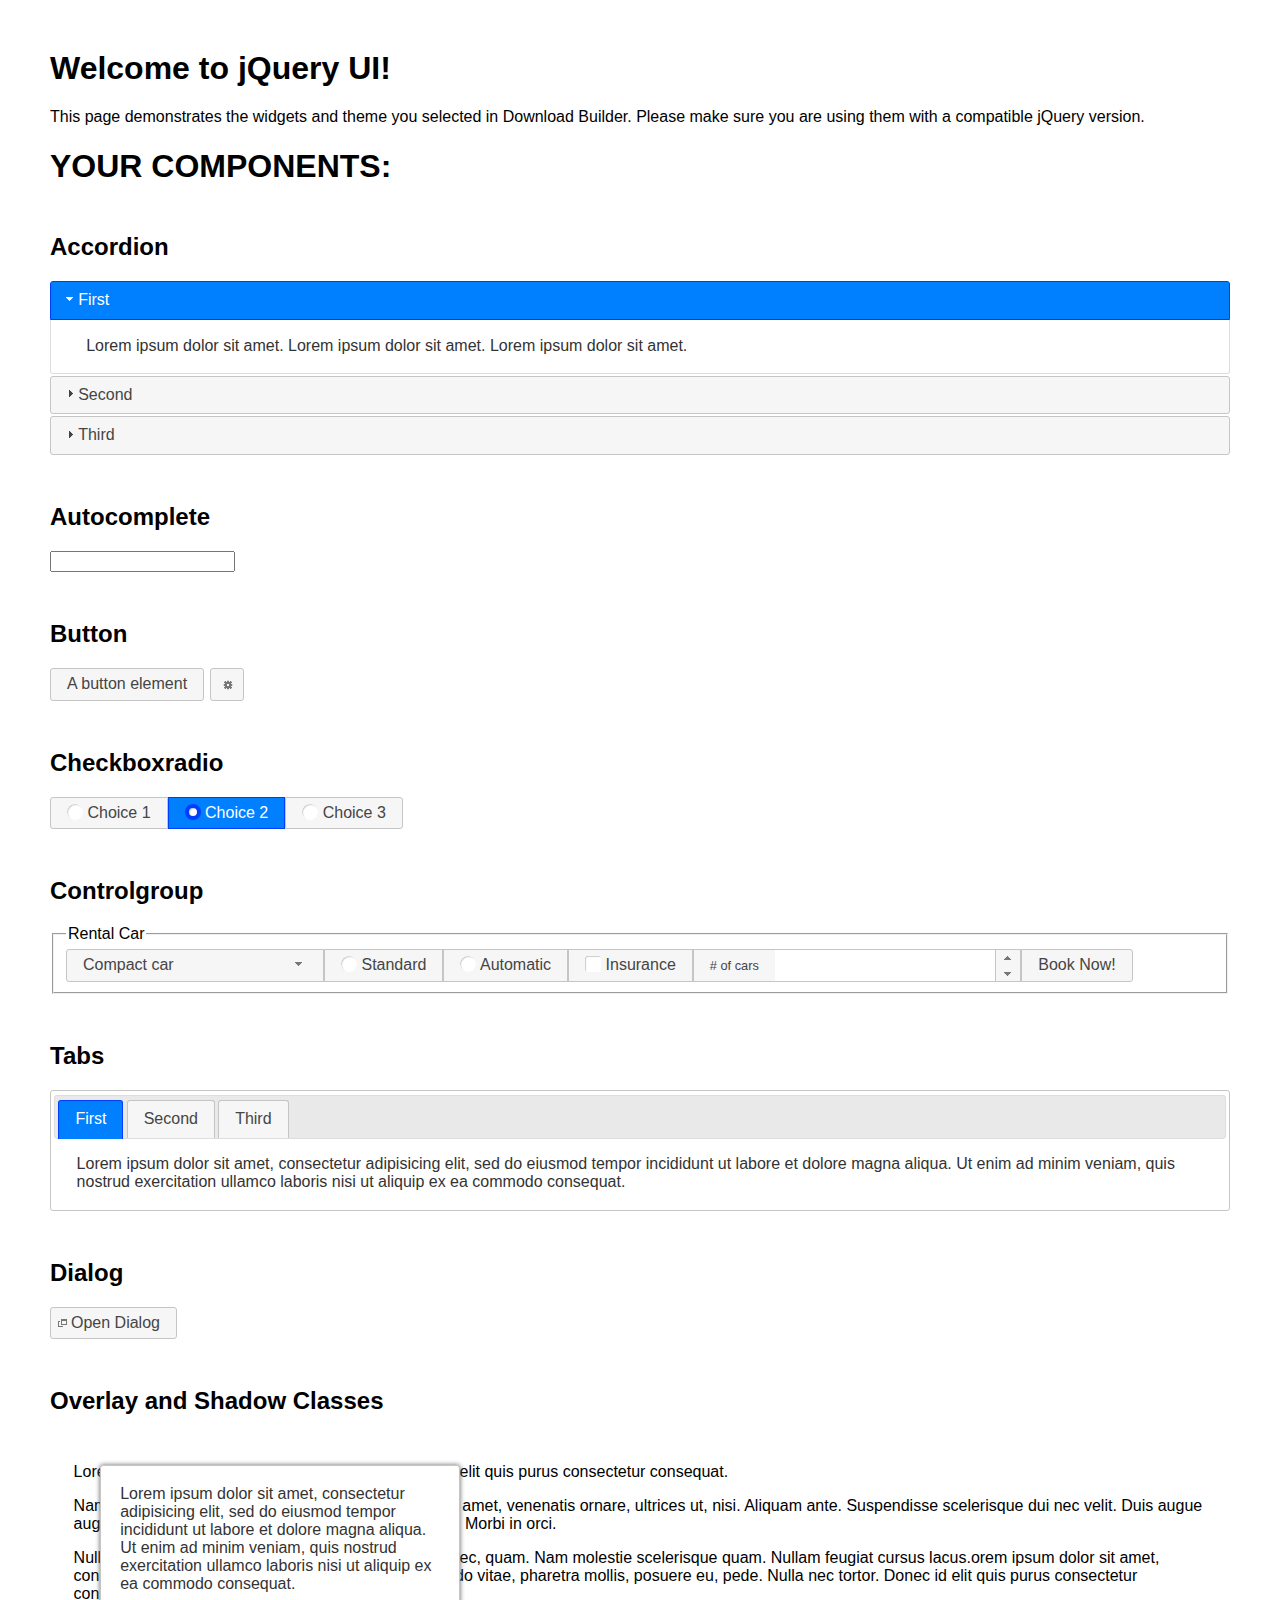
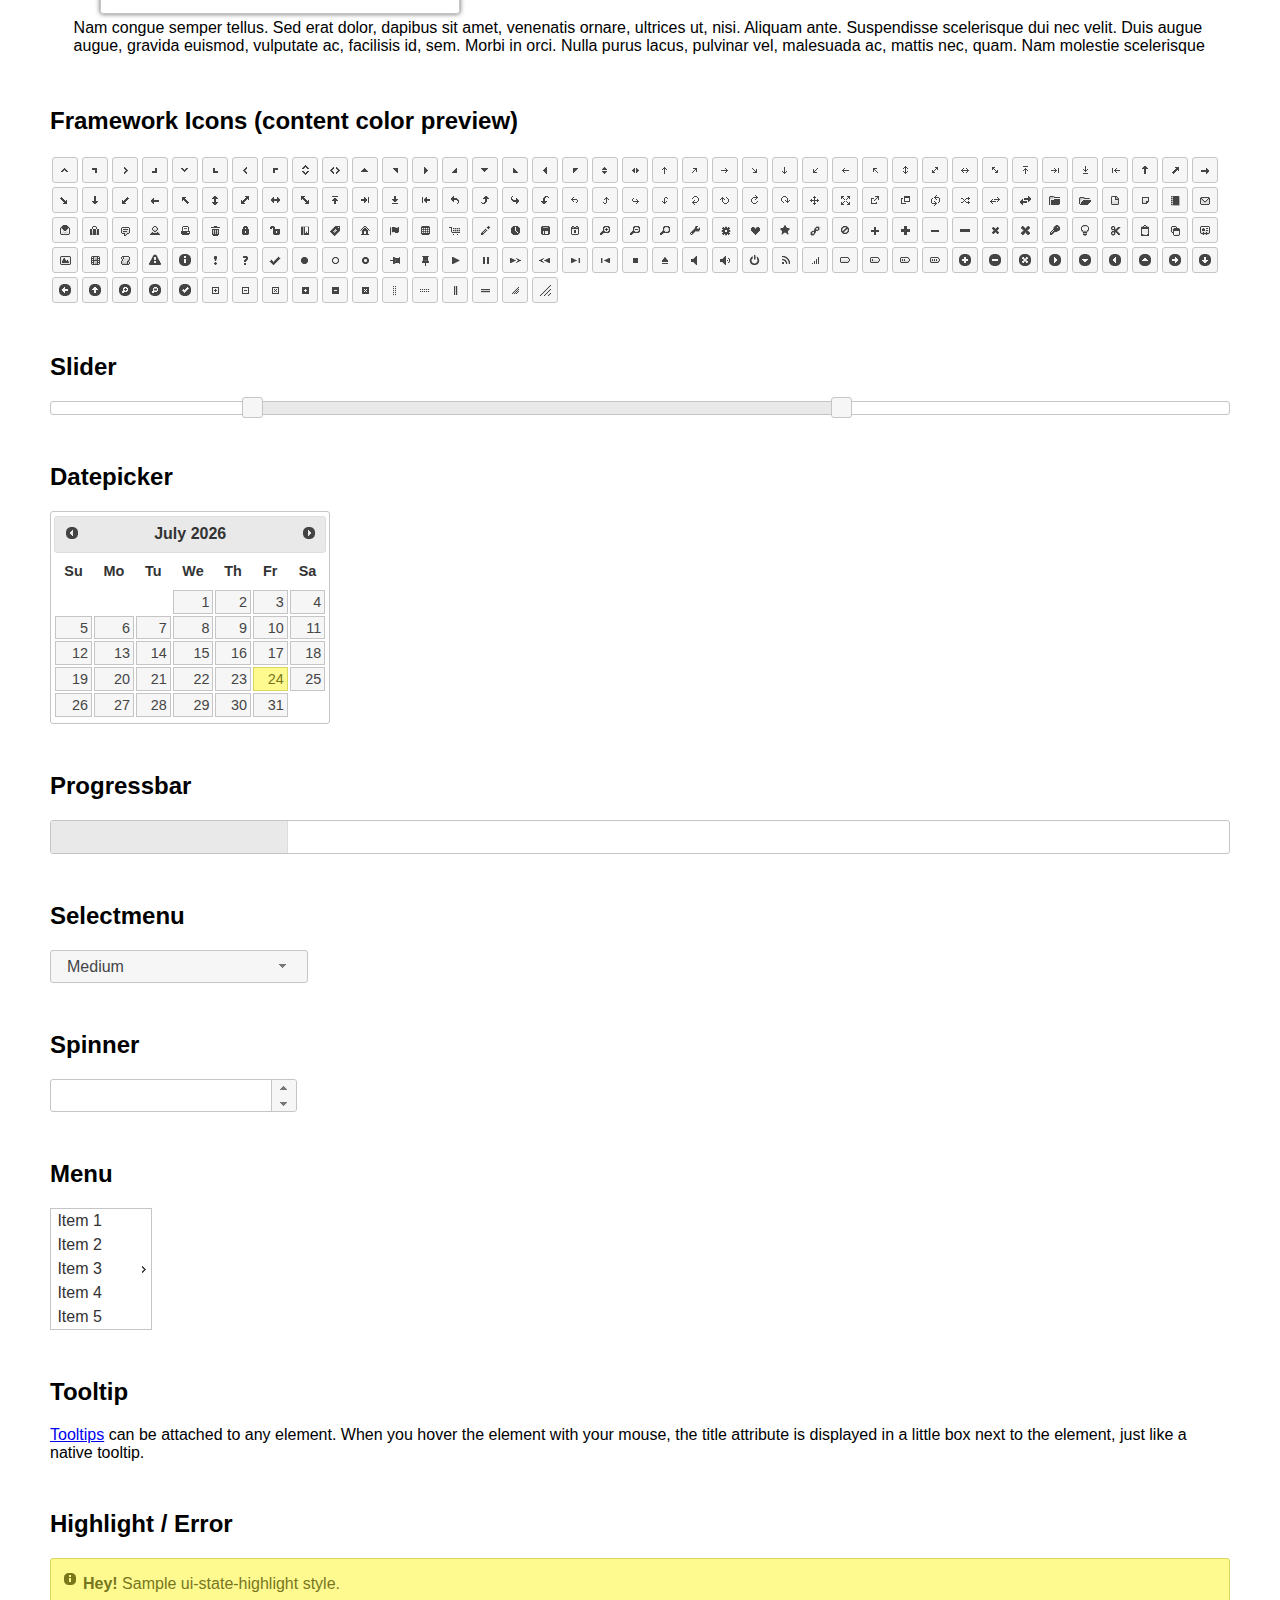
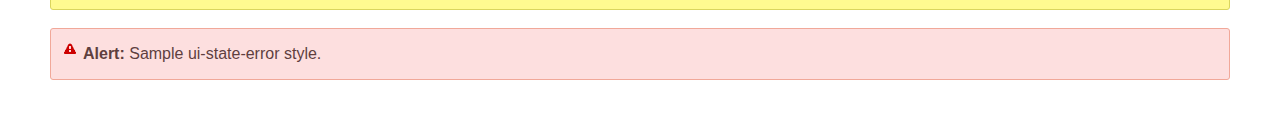
<file: MastetPiece/cozastore-master (1)/cozastore-master/vendor/jqueryui/index.html>
<!doctype html>
<html lang="us">
<head>
	<meta charset="utf-8">
	<title>jQuery UI Example Page</title>
	<link href="jquery-ui.css" rel="stylesheet">
	<style>
	body{
		font-family: "Trebuchet MS", sans-serif;
		margin: 50px;
	}
	.demoHeaders {
		margin-top: 2em;
	}
	#dialog-link {
		padding: .4em 1em .4em 20px;
		text-decoration: none;
		position: relative;
	}
	#dialog-link span.ui-icon {
		margin: 0 5px 0 0;
		position: absolute;
		left: .2em;
		top: 50%;
		margin-top: -8px;
	}
	#icons {
		margin: 0;
		padding: 0;
	}
	#icons li {
		margin: 2px;
		position: relative;
		padding: 4px 0;
		cursor: pointer;
		float: left;
		list-style: none;
	}
	#icons span.ui-icon {
		float: left;
		margin: 0 4px;
	}
	.fakewindowcontain .ui-widget-overlay {
		position: absolute;
	}
	select {
		width: 200px;
	}
	</style>
</head>
<body>

<h1>Welcome to jQuery UI!</h1>

<div class="ui-widget">
	<p>This page demonstrates the widgets and theme you selected in Download Builder. Please make sure you are using them with a compatible jQuery version.</p>
</div>

<h1>YOUR COMPONENTS:</h1>


<!-- Accordion -->
<h2 class="demoHeaders">Accordion</h2>
<div id="accordion">
	<h3>First</h3>
	<div>Lorem ipsum dolor sit amet. Lorem ipsum dolor sit amet. Lorem ipsum dolor sit amet.</div>
	<h3>Second</h3>
	<div>Phasellus mattis tincidunt nibh.</div>
	<h3>Third</h3>
	<div>Nam dui erat, auctor a, dignissim quis.</div>
</div>



<!-- Autocomplete -->
<h2 class="demoHeaders">Autocomplete</h2>
<div>
	<input id="autocomplete" title="type &quot;a&quot;">
</div>



<!-- Button -->
<h2 class="demoHeaders">Button</h2>
<button id="button">A button element</button>
<button id="button-icon">An icon-only button</button>



<!-- Checkboxradio -->
<h2 class="demoHeaders">Checkboxradio</h2>
<form style="margin-top: 1em;">
	<div id="radioset">
		<input type="radio" id="radio1" name="radio"><label for="radio1">Choice 1</label>
		<input type="radio" id="radio2" name="radio" checked="checked"><label for="radio2">Choice 2</label>
		<input type="radio" id="radio3" name="radio"><label for="radio3">Choice 3</label>
	</div>
</form>



<!-- Controlgroup -->
<h2 class="demoHeaders">Controlgroup</h2>
<fieldset>
	<legend>Rental Car</legend>
	<div id="controlgroup">
		<select id="car-type">
			<option>Compact car</option>
			<option>Midsize car</option>
			<option>Full size car</option>
			<option>SUV</option>
			<option>Luxury</option>
			<option>Truck</option>
			<option>Van</option>
		</select>
		<label for="transmission-standard">Standard</label>
		<input type="radio" name="transmission" id="transmission-standard">
		<label for="transmission-automatic">Automatic</label>
		<input type="radio" name="transmission" id="transmission-automatic">
		<label for="insurance">Insurance</label>
		<input type="checkbox" name="insurance" id="insurance">
		<label for="horizontal-spinner" class="ui-controlgroup-label"># of cars</label>
		<input id="horizontal-spinner" class="ui-spinner-input">
		<button>Book Now!</button>
	</div>
</fieldset>



<!-- Tabs -->
<h2 class="demoHeaders">Tabs</h2>
<div id="tabs">
	<ul>
		<li><a href="#tabs-1">First</a></li>
		<li><a href="#tabs-2">Second</a></li>
		<li><a href="#tabs-3">Third</a></li>
	</ul>
	<div id="tabs-1">Lorem ipsum dolor sit amet, consectetur adipisicing elit, sed do eiusmod tempor incididunt ut labore et dolore magna aliqua. Ut enim ad minim veniam, quis nostrud exercitation ullamco laboris nisi ut aliquip ex ea commodo consequat.</div>
	<div id="tabs-2">Phasellus mattis tincidunt nibh. Cras orci urna, blandit id, pretium vel, aliquet ornare, felis. Maecenas scelerisque sem non nisl. Fusce sed lorem in enim dictum bibendum.</div>
	<div id="tabs-3">Nam dui erat, auctor a, dignissim quis, sollicitudin eu, felis. Pellentesque nisi urna, interdum eget, sagittis et, consequat vestibulum, lacus. Mauris porttitor ullamcorper augue.</div>
</div>



<h2 class="demoHeaders">Dialog</h2>
<p>
	<button id="dialog-link" class="ui-button ui-corner-all ui-widget">
		<span class="ui-icon ui-icon-newwin"></span>Open Dialog
	</button>
</p>

<h2 class="demoHeaders">Overlay and Shadow Classes</h2>
<div style="position: relative; width: 96%; height: 200px; padding:1% 2%; overflow:hidden;" class="fakewindowcontain">
	<p>Lorem ipsum dolor sit amet,  Nulla nec tortor. Donec id elit quis purus consectetur consequat. </p><p>Nam congue semper tellus. Sed erat dolor, dapibus sit amet, venenatis ornare, ultrices ut, nisi. Aliquam ante. Suspendisse scelerisque dui nec velit. Duis augue augue, gravida euismod, vulputate ac, facilisis id, sem. Morbi in orci. </p><p>Nulla purus lacus, pulvinar vel, malesuada ac, mattis nec, quam. Nam molestie scelerisque quam. Nullam feugiat cursus lacus.orem ipsum dolor sit amet, consectetur adipiscing elit. Donec libero risus, commodo vitae, pharetra mollis, posuere eu, pede. Nulla nec tortor. Donec id elit quis purus consectetur consequat. </p><p>Nam congue semper tellus. Sed erat dolor, dapibus sit amet, venenatis ornare, ultrices ut, nisi. Aliquam ante. Suspendisse scelerisque dui nec velit. Duis augue augue, gravida euismod, vulputate ac, facilisis id, sem. Morbi in orci. Nulla purus lacus, pulvinar vel, malesuada ac, mattis nec, quam. Nam molestie scelerisque quam. </p><p>Nullam feugiat cursus lacus.orem ipsum dolor sit amet, consectetur adipiscing elit. Donec libero risus, commodo vitae, pharetra mollis, posuere eu, pede. Nulla nec tortor. Donec id elit quis purus consectetur consequat. Nam congue semper tellus. Sed erat dolor, dapibus sit amet, venenatis ornare, ultrices ut, nisi. Aliquam ante. </p><p>Suspendisse scelerisque dui nec velit. Duis augue augue, gravida euismod, vulputate ac, facilisis id, sem. Morbi in orci. Nulla purus lacus, pulvinar vel, malesuada ac, mattis nec, quam. Nam molestie scelerisque quam. Nullam feugiat cursus lacus.orem ipsum dolor sit amet, consectetur adipiscing elit. Donec libero risus, commodo vitae, pharetra mollis, posuere eu, pede. Nulla nec tortor. Donec id elit quis purus consectetur consequat. Nam congue semper tellus. Sed erat dolor, dapibus sit amet, venenatis ornare, ultrices ut, nisi. </p>

	<!-- ui-dialog -->
	<div class="ui-widget-overlay ui-front"></div>
	<div style="position: absolute; width: 320px; left: 50px; top: 30px; padding: 1.2em" class="ui-widget ui-front ui-widget-content ui-corner-all ui-widget-shadow">
		Lorem ipsum dolor sit amet, consectetur adipisicing elit, sed do eiusmod tempor incididunt ut labore et dolore magna aliqua. Ut enim ad minim veniam, quis nostrud exercitation ullamco laboris nisi ut aliquip ex ea commodo consequat.
	</div>

</div>

<!-- ui-dialog -->
<div id="dialog" title="Dialog Title">
	<p>Lorem ipsum dolor sit amet, consectetur adipisicing elit, sed do eiusmod tempor incididunt ut labore et dolore magna aliqua. Ut enim ad minim veniam, quis nostrud exercitation ullamco laboris nisi ut aliquip ex ea commodo consequat.</p>
</div>



<h2 class="demoHeaders">Framework Icons (content color preview)</h2>
<ul id="icons" class="ui-widget ui-helper-clearfix">
	<li class="ui-state-default ui-corner-all" title=".ui-icon-caret-1-n"><span class="ui-icon ui-icon-caret-1-n"></span></li>
	<li class="ui-state-default ui-corner-all" title=".ui-icon-caret-1-ne"><span class="ui-icon ui-icon-caret-1-ne"></span></li>
	<li class="ui-state-default ui-corner-all" title=".ui-icon-caret-1-e"><span class="ui-icon ui-icon-caret-1-e"></span></li>
	<li class="ui-state-default ui-corner-all" title=".ui-icon-caret-1-se"><span class="ui-icon ui-icon-caret-1-se"></span></li>
	<li class="ui-state-default ui-corner-all" title=".ui-icon-caret-1-s"><span class="ui-icon ui-icon-caret-1-s"></span></li>
	<li class="ui-state-default ui-corner-all" title=".ui-icon-caret-1-sw"><span class="ui-icon ui-icon-caret-1-sw"></span></li>
	<li class="ui-state-default ui-corner-all" title=".ui-icon-caret-1-w"><span class="ui-icon ui-icon-caret-1-w"></span></li>
	<li class="ui-state-default ui-corner-all" title=".ui-icon-caret-1-nw"><span class="ui-icon ui-icon-caret-1-nw"></span></li>
	<li class="ui-state-default ui-corner-all" title=".ui-icon-caret-2-n-s"><span class="ui-icon ui-icon-caret-2-n-s"></span></li>
	<li class="ui-state-default ui-corner-all" title=".ui-icon-caret-2-e-w"><span class="ui-icon ui-icon-caret-2-e-w"></span></li>
	<li class="ui-state-default ui-corner-all" title=".ui-icon-triangle-1-n"><span class="ui-icon ui-icon-triangle-1-n"></span></li>
	<li class="ui-state-default ui-corner-all" title=".ui-icon-triangle-1-ne"><span class="ui-icon ui-icon-triangle-1-ne"></span></li>
	<li class="ui-state-default ui-corner-all" title=".ui-icon-triangle-1-e"><span class="ui-icon ui-icon-triangle-1-e"></span></li>
	<li class="ui-state-default ui-corner-all" title=".ui-icon-triangle-1-se"><span class="ui-icon ui-icon-triangle-1-se"></span></li>
	<li class="ui-state-default ui-corner-all" title=".ui-icon-triangle-1-s"><span class="ui-icon ui-icon-triangle-1-s"></span></li>
	<li class="ui-state-default ui-corner-all" title=".ui-icon-triangle-1-sw"><span class="ui-icon ui-icon-triangle-1-sw"></span></li>
	<li class="ui-state-default ui-corner-all" title=".ui-icon-triangle-1-w"><span class="ui-icon ui-icon-triangle-1-w"></span></li>
	<li class="ui-state-default ui-corner-all" title=".ui-icon-triangle-1-nw"><span class="ui-icon ui-icon-triangle-1-nw"></span></li>
	<li class="ui-state-default ui-corner-all" title=".ui-icon-triangle-2-n-s"><span class="ui-icon ui-icon-triangle-2-n-s"></span></li>
	<li class="ui-state-default ui-corner-all" title=".ui-icon-triangle-2-e-w"><span class="ui-icon ui-icon-triangle-2-e-w"></span></li>
	<li class="ui-state-default ui-corner-all" title=".ui-icon-arrow-1-n"><span class="ui-icon ui-icon-arrow-1-n"></span></li>
	<li class="ui-state-default ui-corner-all" title=".ui-icon-arrow-1-ne"><span class="ui-icon ui-icon-arrow-1-ne"></span></li>
	<li class="ui-state-default ui-corner-all" title=".ui-icon-arrow-1-e"><span class="ui-icon ui-icon-arrow-1-e"></span></li>
	<li class="ui-state-default ui-corner-all" title=".ui-icon-arrow-1-se"><span class="ui-icon ui-icon-arrow-1-se"></span></li>
	<li class="ui-state-default ui-corner-all" title=".ui-icon-arrow-1-s"><span class="ui-icon ui-icon-arrow-1-s"></span></li>
	<li class="ui-state-default ui-corner-all" title=".ui-icon-arrow-1-sw"><span class="ui-icon ui-icon-arrow-1-sw"></span></li>
	<li class="ui-state-default ui-corner-all" title=".ui-icon-arrow-1-w"><span class="ui-icon ui-icon-arrow-1-w"></span></li>
	<li class="ui-state-default ui-corner-all" title=".ui-icon-arrow-1-nw"><span class="ui-icon ui-icon-arrow-1-nw"></span></li>
	<li class="ui-state-default ui-corner-all" title=".ui-icon-arrow-2-n-s"><span class="ui-icon ui-icon-arrow-2-n-s"></span></li>
	<li class="ui-state-default ui-corner-all" title=".ui-icon-arrow-2-ne-sw"><span class="ui-icon ui-icon-arrow-2-ne-sw"></span></li>
	<li class="ui-state-default ui-corner-all" title=".ui-icon-arrow-2-e-w"><span class="ui-icon ui-icon-arrow-2-e-w"></span></li>
	<li class="ui-state-default ui-corner-all" title=".ui-icon-arrow-2-se-nw"><span class="ui-icon ui-icon-arrow-2-se-nw"></span></li>
	<li class="ui-state-default ui-corner-all" title=".ui-icon-arrowstop-1-n"><span class="ui-icon ui-icon-arrowstop-1-n"></span></li>
	<li class="ui-state-default ui-corner-all" title=".ui-icon-arrowstop-1-e"><span class="ui-icon ui-icon-arrowstop-1-e"></span></li>
	<li class="ui-state-default ui-corner-all" title=".ui-icon-arrowstop-1-s"><span class="ui-icon ui-icon-arrowstop-1-s"></span></li>
	<li class="ui-state-default ui-corner-all" title=".ui-icon-arrowstop-1-w"><span class="ui-icon ui-icon-arrowstop-1-w"></span></li>
	<li class="ui-state-default ui-corner-all" title=".ui-icon-arrowthick-1-n"><span class="ui-icon ui-icon-arrowthick-1-n"></span></li>
	<li class="ui-state-default ui-corner-all" title=".ui-icon-arrowthick-1-ne"><span class="ui-icon ui-icon-arrowthick-1-ne"></span></li>
	<li class="ui-state-default ui-corner-all" title=".ui-icon-arrowthick-1-e"><span class="ui-icon ui-icon-arrowthick-1-e"></span></li>
	<li class="ui-state-default ui-corner-all" title=".ui-icon-arrowthick-1-se"><span class="ui-icon ui-icon-arrowthick-1-se"></span></li>
	<li class="ui-state-default ui-corner-all" title=".ui-icon-arrowthick-1-s"><span class="ui-icon ui-icon-arrowthick-1-s"></span></li>
	<li class="ui-state-default ui-corner-all" title=".ui-icon-arrowthick-1-sw"><span class="ui-icon ui-icon-arrowthick-1-sw"></span></li>
	<li class="ui-state-default ui-corner-all" title=".ui-icon-arrowthick-1-w"><span class="ui-icon ui-icon-arrowthick-1-w"></span></li>
	<li class="ui-state-default ui-corner-all" title=".ui-icon-arrowthick-1-nw"><span class="ui-icon ui-icon-arrowthick-1-nw"></span></li>
	<li class="ui-state-default ui-corner-all" title=".ui-icon-arrowthick-2-n-s"><span class="ui-icon ui-icon-arrowthick-2-n-s"></span></li>
	<li class="ui-state-default ui-corner-all" title=".ui-icon-arrowthick-2-ne-sw"><span class="ui-icon ui-icon-arrowthick-2-ne-sw"></span></li>
	<li class="ui-state-default ui-corner-all" title=".ui-icon-arrowthick-2-e-w"><span class="ui-icon ui-icon-arrowthick-2-e-w"></span></li>
	<li class="ui-state-default ui-corner-all" title=".ui-icon-arrowthick-2-se-nw"><span class="ui-icon ui-icon-arrowthick-2-se-nw"></span></li>
	<li class="ui-state-default ui-corner-all" title=".ui-icon-arrowthickstop-1-n"><span class="ui-icon ui-icon-arrowthickstop-1-n"></span></li>
	<li class="ui-state-default ui-corner-all" title=".ui-icon-arrowthickstop-1-e"><span class="ui-icon ui-icon-arrowthickstop-1-e"></span></li>
	<li class="ui-state-default ui-corner-all" title=".ui-icon-arrowthickstop-1-s"><span class="ui-icon ui-icon-arrowthickstop-1-s"></span></li>
	<li class="ui-state-default ui-corner-all" title=".ui-icon-arrowthickstop-1-w"><span class="ui-icon ui-icon-arrowthickstop-1-w"></span></li>
	<li class="ui-state-default ui-corner-all" title=".ui-icon-arrowreturnthick-1-w"><span class="ui-icon ui-icon-arrowreturnthick-1-w"></span></li>
	<li class="ui-state-default ui-corner-all" title=".ui-icon-arrowreturnthick-1-n"><span class="ui-icon ui-icon-arrowreturnthick-1-n"></span></li>
	<li class="ui-state-default ui-corner-all" title=".ui-icon-arrowreturnthick-1-e"><span class="ui-icon ui-icon-arrowreturnthick-1-e"></span></li>
	<li class="ui-state-default ui-corner-all" title=".ui-icon-arrowreturnthick-1-s"><span class="ui-icon ui-icon-arrowreturnthick-1-s"></span></li>
	<li class="ui-state-default ui-corner-all" title=".ui-icon-arrowreturn-1-w"><span class="ui-icon ui-icon-arrowreturn-1-w"></span></li>
	<li class="ui-state-default ui-corner-all" title=".ui-icon-arrowreturn-1-n"><span class="ui-icon ui-icon-arrowreturn-1-n"></span></li>
	<li class="ui-state-default ui-corner-all" title=".ui-icon-arrowreturn-1-e"><span class="ui-icon ui-icon-arrowreturn-1-e"></span></li>
	<li class="ui-state-default ui-corner-all" title=".ui-icon-arrowreturn-1-s"><span class="ui-icon ui-icon-arrowreturn-1-s"></span></li>
	<li class="ui-state-default ui-corner-all" title=".ui-icon-arrowrefresh-1-w"><span class="ui-icon ui-icon-arrowrefresh-1-w"></span></li>
	<li class="ui-state-default ui-corner-all" title=".ui-icon-arrowrefresh-1-n"><span class="ui-icon ui-icon-arrowrefresh-1-n"></span></li>
	<li class="ui-state-default ui-corner-all" title=".ui-icon-arrowrefresh-1-e"><span class="ui-icon ui-icon-arrowrefresh-1-e"></span></li>
	<li class="ui-state-default ui-corner-all" title=".ui-icon-arrowrefresh-1-s"><span class="ui-icon ui-icon-arrowrefresh-1-s"></span></li>
	<li class="ui-state-default ui-corner-all" title=".ui-icon-arrow-4"><span class="ui-icon ui-icon-arrow-4"></span></li>
	<li class="ui-state-default ui-corner-all" title=".ui-icon-arrow-4-diag"><span class="ui-icon ui-icon-arrow-4-diag"></span></li>
	<li class="ui-state-default ui-corner-all" title=".ui-icon-extlink"><span class="ui-icon ui-icon-extlink"></span></li>
	<li class="ui-state-default ui-corner-all" title=".ui-icon-newwin"><span class="ui-icon ui-icon-newwin"></span></li>
	<li class="ui-state-default ui-corner-all" title=".ui-icon-refresh"><span class="ui-icon ui-icon-refresh"></span></li>
	<li class="ui-state-default ui-corner-all" title=".ui-icon-shuffle"><span class="ui-icon ui-icon-shuffle"></span></li>
	<li class="ui-state-default ui-corner-all" title=".ui-icon-transfer-e-w"><span class="ui-icon ui-icon-transfer-e-w"></span></li>
	<li class="ui-state-default ui-corner-all" title=".ui-icon-transferthick-e-w"><span class="ui-icon ui-icon-transferthick-e-w"></span></li>
	<li class="ui-state-default ui-corner-all" title=".ui-icon-folder-collapsed"><span class="ui-icon ui-icon-folder-collapsed"></span></li>
	<li class="ui-state-default ui-corner-all" title=".ui-icon-folder-open"><span class="ui-icon ui-icon-folder-open"></span></li>
	<li class="ui-state-default ui-corner-all" title=".ui-icon-document"><span class="ui-icon ui-icon-document"></span></li>
	<li class="ui-state-default ui-corner-all" title=".ui-icon-document-b"><span class="ui-icon ui-icon-document-b"></span></li>
	<li class="ui-state-default ui-corner-all" title=".ui-icon-note"><span class="ui-icon ui-icon-note"></span></li>
	<li class="ui-state-default ui-corner-all" title=".ui-icon-mail-closed"><span class="ui-icon ui-icon-mail-closed"></span></li>
	<li class="ui-state-default ui-corner-all" title=".ui-icon-mail-open"><span class="ui-icon ui-icon-mail-open"></span></li>
	<li class="ui-state-default ui-corner-all" title=".ui-icon-suitcase"><span class="ui-icon ui-icon-suitcase"></span></li>
	<li class="ui-state-default ui-corner-all" title=".ui-icon-comment"><span class="ui-icon ui-icon-comment"></span></li>
	<li class="ui-state-default ui-corner-all" title=".ui-icon-person"><span class="ui-icon ui-icon-person"></span></li>
	<li class="ui-state-default ui-corner-all" title=".ui-icon-print"><span class="ui-icon ui-icon-print"></span></li>
	<li class="ui-state-default ui-corner-all" title=".ui-icon-trash"><span class="ui-icon ui-icon-trash"></span></li>
	<li class="ui-state-default ui-corner-all" title=".ui-icon-locked"><span class="ui-icon ui-icon-locked"></span></li>
	<li class="ui-state-default ui-corner-all" title=".ui-icon-unlocked"><span class="ui-icon ui-icon-unlocked"></span></li>
	<li class="ui-state-default ui-corner-all" title=".ui-icon-bookmark"><span class="ui-icon ui-icon-bookmark"></span></li>
	<li class="ui-state-default ui-corner-all" title=".ui-icon-tag"><span class="ui-icon ui-icon-tag"></span></li>
	<li class="ui-state-default ui-corner-all" title=".ui-icon-home"><span class="ui-icon ui-icon-home"></span></li>
	<li class="ui-state-default ui-corner-all" title=".ui-icon-flag"><span class="ui-icon ui-icon-flag"></span></li>
	<li class="ui-state-default ui-corner-all" title=".ui-icon-calculator"><span class="ui-icon ui-icon-calculator"></span></li>
	<li class="ui-state-default ui-corner-all" title=".ui-icon-cart"><span class="ui-icon ui-icon-cart"></span></li>
	<li class="ui-state-default ui-corner-all" title=".ui-icon-pencil"><span class="ui-icon ui-icon-pencil"></span></li>
	<li class="ui-state-default ui-corner-all" title=".ui-icon-clock"><span class="ui-icon ui-icon-clock"></span></li>
	<li class="ui-state-default ui-corner-all" title=".ui-icon-disk"><span class="ui-icon ui-icon-disk"></span></li>
	<li class="ui-state-default ui-corner-all" title=".ui-icon-calendar"><span class="ui-icon ui-icon-calendar"></span></li>
	<li class="ui-state-default ui-corner-all" title=".ui-icon-zoomin"><span class="ui-icon ui-icon-zoomin"></span></li>
	<li class="ui-state-default ui-corner-all" title=".ui-icon-zoomout"><span class="ui-icon ui-icon-zoomout"></span></li>
	<li class="ui-state-default ui-corner-all" title=".ui-icon-search"><span class="ui-icon ui-icon-search"></span></li>
	<li class="ui-state-default ui-corner-all" title=".ui-icon-wrench"><span class="ui-icon ui-icon-wrench"></span></li>
	<li class="ui-state-default ui-corner-all" title=".ui-icon-gear"><span class="ui-icon ui-icon-gear"></span></li>
	<li class="ui-state-default ui-corner-all" title=".ui-icon-heart"><span class="ui-icon ui-icon-heart"></span></li>
	<li class="ui-state-default ui-corner-all" title=".ui-icon-star"><span class="ui-icon ui-icon-star"></span></li>
	<li class="ui-state-default ui-corner-all" title=".ui-icon-link"><span class="ui-icon ui-icon-link"></span></li>
	<li class="ui-state-default ui-corner-all" title=".ui-icon-cancel"><span class="ui-icon ui-icon-cancel"></span></li>
	<li class="ui-state-default ui-corner-all" title=".ui-icon-plus"><span class="ui-icon ui-icon-plus"></span></li>
	<li class="ui-state-default ui-corner-all" title=".ui-icon-plusthick"><span class="ui-icon ui-icon-plusthick"></span></li>
	<li class="ui-state-default ui-corner-all" title=".ui-icon-minus"><span class="ui-icon ui-icon-minus"></span></li>
	<li class="ui-state-default ui-corner-all" title=".ui-icon-minusthick"><span class="ui-icon ui-icon-minusthick"></span></li>
	<li class="ui-state-default ui-corner-all" title=".ui-icon-close"><span class="ui-icon ui-icon-close"></span></li>
	<li class="ui-state-default ui-corner-all" title=".ui-icon-closethick"><span class="ui-icon ui-icon-closethick"></span></li>
	<li class="ui-state-default ui-corner-all" title=".ui-icon-key"><span class="ui-icon ui-icon-key"></span></li>
	<li class="ui-state-default ui-corner-all" title=".ui-icon-lightbulb"><span class="ui-icon ui-icon-lightbulb"></span></li>
	<li class="ui-state-default ui-corner-all" title=".ui-icon-scissors"><span class="ui-icon ui-icon-scissors"></span></li>
	<li class="ui-state-default ui-corner-all" title=".ui-icon-clipboard"><span class="ui-icon ui-icon-clipboard"></span></li>
	<li class="ui-state-default ui-corner-all" title=".ui-icon-copy"><span class="ui-icon ui-icon-copy"></span></li>
	<li class="ui-state-default ui-corner-all" title=".ui-icon-contact"><span class="ui-icon ui-icon-contact"></span></li>
	<li class="ui-state-default ui-corner-all" title=".ui-icon-image"><span class="ui-icon ui-icon-image"></span></li>
	<li class="ui-state-default ui-corner-all" title=".ui-icon-video"><span class="ui-icon ui-icon-video"></span></li>
	<li class="ui-state-default ui-corner-all" title=".ui-icon-script"><span class="ui-icon ui-icon-script"></span></li>
	<li class="ui-state-default ui-corner-all" title=".ui-icon-alert"><span class="ui-icon ui-icon-alert"></span></li>
	<li class="ui-state-default ui-corner-all" title=".ui-icon-info"><span class="ui-icon ui-icon-info"></span></li>
	<li class="ui-state-default ui-corner-all" title=".ui-icon-notice"><span class="ui-icon ui-icon-notice"></span></li>
	<li class="ui-state-default ui-corner-all" title=".ui-icon-help"><span class="ui-icon ui-icon-help"></span></li>
	<li class="ui-state-default ui-corner-all" title=".ui-icon-check"><span class="ui-icon ui-icon-check"></span></li>
	<li class="ui-state-default ui-corner-all" title=".ui-icon-bullet"><span class="ui-icon ui-icon-bullet"></span></li>
	<li class="ui-state-default ui-corner-all" title=".ui-icon-radio-off"><span class="ui-icon ui-icon-radio-off"></span></li>
	<li class="ui-state-default ui-corner-all" title=".ui-icon-radio-on"><span class="ui-icon ui-icon-radio-on"></span></li>
	<li class="ui-state-default ui-corner-all" title=".ui-icon-pin-w"><span class="ui-icon ui-icon-pin-w"></span></li>
	<li class="ui-state-default ui-corner-all" title=".ui-icon-pin-s"><span class="ui-icon ui-icon-pin-s"></span></li>
	<li class="ui-state-default ui-corner-all" title=".ui-icon-play"><span class="ui-icon ui-icon-play"></span></li>
	<li class="ui-state-default ui-corner-all" title=".ui-icon-pause"><span class="ui-icon ui-icon-pause"></span></li>
	<li class="ui-state-default ui-corner-all" title=".ui-icon-seek-next"><span class="ui-icon ui-icon-seek-next"></span></li>
	<li class="ui-state-default ui-corner-all" title=".ui-icon-seek-prev"><span class="ui-icon ui-icon-seek-prev"></span></li>
	<li class="ui-state-default ui-corner-all" title=".ui-icon-seek-end"><span class="ui-icon ui-icon-seek-end"></span></li>
	<li class="ui-state-default ui-corner-all" title=".ui-icon-seek-first"><span class="ui-icon ui-icon-seek-first"></span></li>
	<li class="ui-state-default ui-corner-all" title=".ui-icon-stop"><span class="ui-icon ui-icon-stop"></span></li>
	<li class="ui-state-default ui-corner-all" title=".ui-icon-eject"><span class="ui-icon ui-icon-eject"></span></li>
	<li class="ui-state-default ui-corner-all" title=".ui-icon-volume-off"><span class="ui-icon ui-icon-volume-off"></span></li>
	<li class="ui-state-default ui-corner-all" title=".ui-icon-volume-on"><span class="ui-icon ui-icon-volume-on"></span></li>
	<li class="ui-state-default ui-corner-all" title=".ui-icon-power"><span class="ui-icon ui-icon-power"></span></li>
	<li class="ui-state-default ui-corner-all" title=".ui-icon-signal-diag"><span class="ui-icon ui-icon-signal-diag"></span></li>
	<li class="ui-state-default ui-corner-all" title=".ui-icon-signal"><span class="ui-icon ui-icon-signal"></span></li>
	<li class="ui-state-default ui-corner-all" title=".ui-icon-battery-0"><span class="ui-icon ui-icon-battery-0"></span></li>
	<li class="ui-state-default ui-corner-all" title=".ui-icon-battery-1"><span class="ui-icon ui-icon-battery-1"></span></li>
	<li class="ui-state-default ui-corner-all" title=".ui-icon-battery-2"><span class="ui-icon ui-icon-battery-2"></span></li>
	<li class="ui-state-default ui-corner-all" title=".ui-icon-battery-3"><span class="ui-icon ui-icon-battery-3"></span></li>
	<li class="ui-state-default ui-corner-all" title=".ui-icon-circle-plus"><span class="ui-icon ui-icon-circle-plus"></span></li>
	<li class="ui-state-default ui-corner-all" title=".ui-icon-circle-minus"><span class="ui-icon ui-icon-circle-minus"></span></li>
	<li class="ui-state-default ui-corner-all" title=".ui-icon-circle-close"><span class="ui-icon ui-icon-circle-close"></span></li>
	<li class="ui-state-default ui-corner-all" title=".ui-icon-circle-triangle-e"><span class="ui-icon ui-icon-circle-triangle-e"></span></li>
	<li class="ui-state-default ui-corner-all" title=".ui-icon-circle-triangle-s"><span class="ui-icon ui-icon-circle-triangle-s"></span></li>
	<li class="ui-state-default ui-corner-all" title=".ui-icon-circle-triangle-w"><span class="ui-icon ui-icon-circle-triangle-w"></span></li>
	<li class="ui-state-default ui-corner-all" title=".ui-icon-circle-triangle-n"><span class="ui-icon ui-icon-circle-triangle-n"></span></li>
	<li class="ui-state-default ui-corner-all" title=".ui-icon-circle-arrow-e"><span class="ui-icon ui-icon-circle-arrow-e"></span></li>
	<li class="ui-state-default ui-corner-all" title=".ui-icon-circle-arrow-s"><span class="ui-icon ui-icon-circle-arrow-s"></span></li>
	<li class="ui-state-default ui-corner-all" title=".ui-icon-circle-arrow-w"><span class="ui-icon ui-icon-circle-arrow-w"></span></li>
	<li class="ui-state-default ui-corner-all" title=".ui-icon-circle-arrow-n"><span class="ui-icon ui-icon-circle-arrow-n"></span></li>
	<li class="ui-state-default ui-corner-all" title=".ui-icon-circle-zoomin"><span class="ui-icon ui-icon-circle-zoomin"></span></li>
	<li class="ui-state-default ui-corner-all" title=".ui-icon-circle-zoomout"><span class="ui-icon ui-icon-circle-zoomout"></span></li>
	<li class="ui-state-default ui-corner-all" title=".ui-icon-circle-check"><span class="ui-icon ui-icon-circle-check"></span></li>
	<li class="ui-state-default ui-corner-all" title=".ui-icon-circlesmall-plus"><span class="ui-icon ui-icon-circlesmall-plus"></span></li>
	<li class="ui-state-default ui-corner-all" title=".ui-icon-circlesmall-minus"><span class="ui-icon ui-icon-circlesmall-minus"></span></li>
	<li class="ui-state-default ui-corner-all" title=".ui-icon-circlesmall-close"><span class="ui-icon ui-icon-circlesmall-close"></span></li>
	<li class="ui-state-default ui-corner-all" title=".ui-icon-squaresmall-plus"><span class="ui-icon ui-icon-squaresmall-plus"></span></li>
	<li class="ui-state-default ui-corner-all" title=".ui-icon-squaresmall-minus"><span class="ui-icon ui-icon-squaresmall-minus"></span></li>
	<li class="ui-state-default ui-corner-all" title=".ui-icon-squaresmall-close"><span class="ui-icon ui-icon-squaresmall-close"></span></li>
	<li class="ui-state-default ui-corner-all" title=".ui-icon-grip-dotted-vertical"><span class="ui-icon ui-icon-grip-dotted-vertical"></span></li>
	<li class="ui-state-default ui-corner-all" title=".ui-icon-grip-dotted-horizontal"><span class="ui-icon ui-icon-grip-dotted-horizontal"></span></li>
	<li class="ui-state-default ui-corner-all" title=".ui-icon-grip-solid-vertical"><span class="ui-icon ui-icon-grip-solid-vertical"></span></li>
	<li class="ui-state-default ui-corner-all" title=".ui-icon-grip-solid-horizontal"><span class="ui-icon ui-icon-grip-solid-horizontal"></span></li>
	<li class="ui-state-default ui-corner-all" title=".ui-icon-gripsmall-diagonal-se"><span class="ui-icon ui-icon-gripsmall-diagonal-se"></span></li>
	<li class="ui-state-default ui-corner-all" title=".ui-icon-grip-diagonal-se"><span class="ui-icon ui-icon-grip-diagonal-se"></span></li>
</ul>


<!-- Slider -->
<h2 class="demoHeaders">Slider</h2>
<div id="slider"></div>



<!-- Datepicker -->
<h2 class="demoHeaders">Datepicker</h2>
<div id="datepicker"></div>



<!-- Progressbar -->
<h2 class="demoHeaders">Progressbar</h2>
<div id="progressbar"></div>



<!-- Progressbar -->
<h2 class="demoHeaders">Selectmenu</h2>
<select id="selectmenu">
	<option>Slower</option>
	<option>Slow</option>
	<option selected="selected">Medium</option>
	<option>Fast</option>
	<option>Faster</option>
</select>



<!-- Spinner -->
<h2 class="demoHeaders">Spinner</h2>
<input id="spinner">



<!-- Menu -->
<h2 class="demoHeaders">Menu</h2>
<ul style="width:100px;" id="menu">
	<li><div>Item 1</div></li>
	<li><div>Item 2</div></li>
	<li><div>Item 3</div>
		<ul>
			<li><div>Item 3-1</div></li>
			<li><div>Item 3-2</div></li>
			<li><div>Item 3-3</div></li>
			<li><div>Item 3-4</div></li>
			<li><div>Item 3-5</div></li>
		</ul>
	</li>
	<li><div>Item 4</div></li>
	<li><div>Item 5</div></li>
</ul>



<!-- Tooltip -->
<h2 class="demoHeaders">Tooltip</h2>
<p id="tooltip">
	<a href="#" title="That&apos;s what this widget is">Tooltips</a> can be attached to any element. When you hover
the element with your mouse, the title attribute is displayed in a little box next to the element, just like a native tooltip.
</p>


<!-- Highlight / Error -->
<h2 class="demoHeaders">Highlight / Error</h2>
<div class="ui-widget">
	<div class="ui-state-highlight ui-corner-all" style="margin-top: 20px; padding: 0 .7em;">
		<p><span class="ui-icon ui-icon-info" style="float: left; margin-right: .3em;"></span>
		<strong>Hey!</strong> Sample ui-state-highlight style.</p>
	</div>
</div>
<br>
<div class="ui-widget">
	<div class="ui-state-error ui-corner-all" style="padding: 0 .7em;">
		<p><span class="ui-icon ui-icon-alert" style="float: left; margin-right: .3em;"></span>
		<strong>Alert:</strong> Sample ui-state-error style.</p>
	</div>
</div>

<script src="external/jquery/jquery.js"></script>
<script src="jquery-ui.js"></script>
<script>

$( "#accordion" ).accordion();



var availableTags = [
	"ActionScript",
	"AppleScript",
	"Asp",
	"BASIC",
	"C",
	"C++",
	"Clojure",
	"COBOL",
	"ColdFusion",
	"Erlang",
	"Fortran",
	"Groovy",
	"Haskell",
	"Java",
	"JavaScript",
	"Lisp",
	"Perl",
	"PHP",
	"Python",
	"Ruby",
	"Scala",
	"Scheme"
];
$( "#autocomplete" ).autocomplete({
	source: availableTags
});



$( "#button" ).button();
$( "#button-icon" ).button({
	icon: "ui-icon-gear",
	showLabel: false
});



$( "#radioset" ).buttonset();



$( "#controlgroup" ).controlgroup();



$( "#tabs" ).tabs();



$( "#dialog" ).dialog({
	autoOpen: false,
	width: 400,
	buttons: [
		{
			text: "Ok",
			click: function() {
				$( this ).dialog( "close" );
			}
		},
		{
			text: "Cancel",
			click: function() {
				$( this ).dialog( "close" );
			}
		}
	]
});

// Link to open the dialog
$( "#dialog-link" ).click(function( event ) {
	$( "#dialog" ).dialog( "open" );
	event.preventDefault();
});



$( "#datepicker" ).datepicker({
	inline: true
});



$( "#slider" ).slider({
	range: true,
	values: [ 17, 67 ]
});



$( "#progressbar" ).progressbar({
	value: 20
});



$( "#spinner" ).spinner();



$( "#menu" ).menu();



$( "#tooltip" ).tooltip();



$( "#selectmenu" ).selectmenu();


// Hover states on the static widgets
$( "#dialog-link, #icons li" ).hover(
	function() {
		$( this ).addClass( "ui-state-hover" );
	},
	function() {
		$( this ).removeClass( "ui-state-hover" );
	}
);
</script>
</body>
</html>
</file>
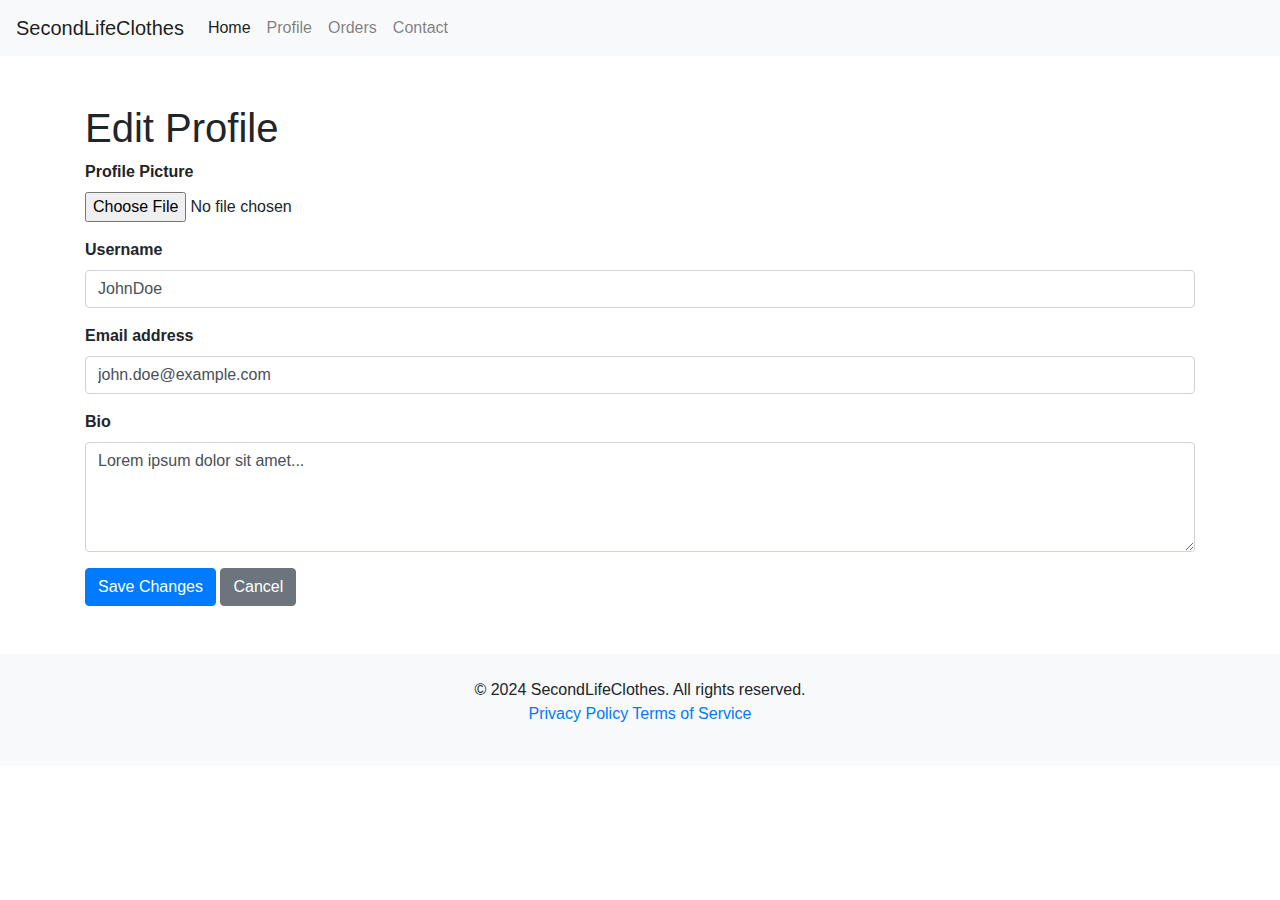
<file: MastetPiece/cozastore-master (1)/cozastore-master/editprofile.html>
<!DOCTYPE html>
<html lang="en">
<head>
    <meta charset="UTF-8">
    <meta name="viewport" content="width=device-width, initial-scale=1.0">
    <title>Edit Profile</title>
    <link href="https://maxcdn.bootstrapcdn.com/bootstrap/4.5.2/css/bootstrap.min.css" rel="stylesheet">
    <style>
        .form-container {
            margin-top: 2rem;
        }
        .form-group label {
            font-weight: bold;
        }
    </style>
</head>
<body>

    
    <!-- Navbar -->
    <nav class="navbar navbar-expand-lg navbar-light bg-light">
        <a class="navbar-brand" href="#">SecondLifeClothes</a>
        <button class="navbar-toggler" type="button" data-toggle="collapse" data-target="#navbarNav" aria-controls="navbarNav" aria-expanded="false" aria-label="Toggle navigation">
            <span class="navbar-toggler-icon"></span>
        </button>
        <div class="collapse navbar-collapse" id="navbarNav">
            <ul class="navbar-nav">
                <li class="nav-item active">
                    <a class="nav-link" href="index.html">Home <span class="sr-only">(current)</span></a>
                </li>
                <li class="nav-item">
                    <a class="nav-link" href="editprofile.html">Profile</a>
                </li>
                <li class="nav-item">
                    <a class="nav-link" href="myorder.html">Orders</a>
                </li>
                <li class="nav-item">
                    <a class="nav-link" href="contact.html">Contact</a>
                </li>
            </ul>
        </div>
    </nav>


    <div class="container mt-5 form-container">
        <h1>Edit Profile</h1>
        <form>
            <div class="form-group">
                <label for="profilePicture">Profile Picture</label>
                <input type="file" class="form-control-file" id="profilePicture">
            </div>
            <div class="form-group">
                <label for="username">Username</label>
                <input type="text" class="form-control" id="username" value="JohnDoe">
            </div>
            <div class="form-group">
                <label for="email">Email address</label>
                <input type="email" class="form-control" id="email" value="john.doe@example.com">
            </div>
            <div class="form-group">
                <label for="bio">Bio</label>
                <textarea class="form-control" id="bio" rows="4">Lorem ipsum dolor sit amet...</textarea>
            </div>
            <button type="submit" class="btn btn-primary">Save Changes</button>
            <a href="user-profile.html" class="btn btn-secondary">Cancel</a>
        </form>
    </div>
    <footer class="footer bg-light mt-5 py-4">
        <div class="container text-center">
            <p class="mb-0">© 2024 SecondLifeClothes. All rights reserved.</p>
            <p>
                <a href="#">Privacy Policy</a>  
                <a href="#">Terms of Service</a>
            </p>
        </div>
    </footer>
    <script src="https://code.jquery.com/jquery-3.5.1.slim.min.js"></script>
    <script src="https://cdn.jsdelivr.net/npm/@popperjs/core@2.9.3/dist/umd/popper.min.js"></script>
    <script src="https://maxcdn.bootstrapcdn.com/bootstrap/4.5.2/js/bootstrap.min.js"></script>
</body>
</html>
</file>
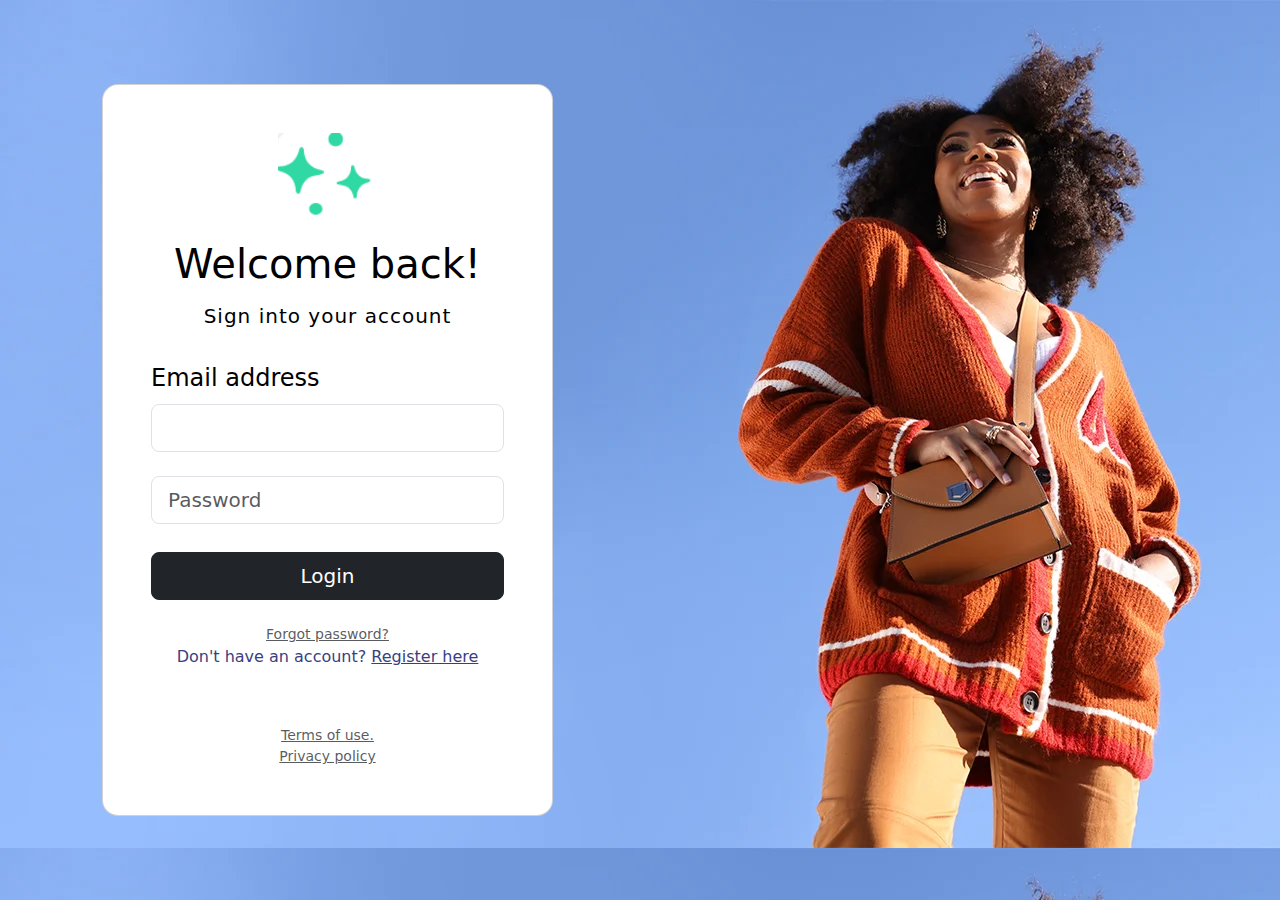
<file: MastetPiece/cozastore-master (1)/cozastore-master/login.html>
<!DOCTYPE html>
<html lang="en">
<head>
    <meta charset="UTF-8">
    <meta name="viewport" content="width=device-width, initial-scale=1.0">
    <title>Login-form</title>
    <link rel="stylesheet" href="login.html">
    <link href="https://cdn.jsdelivr.net/npm/bootstrap@5.3.3/dist/css/bootstrap.min.css" rel="stylesheet" integrity="sha384-QWTKZyjpPEjISv5WaRU9OFeRpok6YctnYmDr5pNlyT2bRjXh0JMhjY6hW+ALEwIH" crossorigin="anonymous">
<style>
     /*عمبت هوفر على الفيلد*/
    
    .form-control:focus {
    box-shadow: 0 0 0 0.2rem rgba(71, 137, 213, 0.25);
    border-color: #71e5ff;
  }

  .form-outline input {
    transition: box-shadow 0.3s, border-color 0.3s;
  }

  .form-outline input:hover {
    border-color: #71e5ff;
  }

</style>
</head>
<body>
    <section class="vh-100" style="background-image: url(../imges/background/login.jpg);">
        <div class="container py-5 h-100">
          <div class="row d-flex justify-content-start align-items-center h-100">
            <div class="col-md-6 col-lg-5" style="margin-left: 20px;">
              <div class="card" style="border-radius: 1rem;">
                <div class="card-body p-4 p-lg-5 text-black">
                  <form>
       
                    <div class="text-center mb-3">
                      <img src="../imges/icons/logo4.png" alt="Logo" style="width: 100px; height: auto;">
                    </div>
                    <div class="text-center mb-3">
                      <span class="h1 mb-0">Welcome back!</span>
                    </div>
                    <h5 class="fw-normal mb-3 pb-3 text-center" style="letter-spacing: 1px;">Sign into your account</h5>
                    
                
                    <fieldset class="form-outline mb-4">
                      <legend class="form-label">Email address</legend>
                      <input type="email" id="form2Example17" class="form-control form-control-lg" />
                    </fieldset>
                  
                    <div class="form-outline mb-4">
                      <input type="password" id="form2Example27" class="form-control form-control-lg" placeholder="Password" />
                    </div>
                    
                
                    <div class="pt-1 mb-4">
                        <a href="index.html">
                      <button data-mdb-button-init data-mdb-ripple-init class="btn btn-dark btn-lg btn-block" type="button" style="width: 100%;">Login</button>
                    </a></div>
                    
                    <a class="small text-muted d-block text-center" href="#!">Forgot password?</a>
                    <p class="mb-5 pb-lg-2 text-center" style="color: #393f81;">Don't have an account? <a href="signup.html" style="color: #393f81;">Register here</a></p>
                    <a href="#!" class="small text-muted d-block text-center">Terms of use.</a>
                    <a href="#!" class="small text-muted d-block text-center">Privacy policy</a>
                  </form>
                </div>
              </div>
            </div>
          </div>
        </div>
      </section>
      
      
      
      <script src="https://cdn.jsdelivr.net/npm/bootstrap@5.3.3/dist/js/bootstrap.bundle.min.js" integrity="sha384-YvpcrYf0tY3lHB60NNkmXc5s9fDVZLESaAA55NDzOxhy9GkcIdslK1eN7N6jIeHz" crossorigin="anonymous"></script>
      
</body>
</html>
</file>
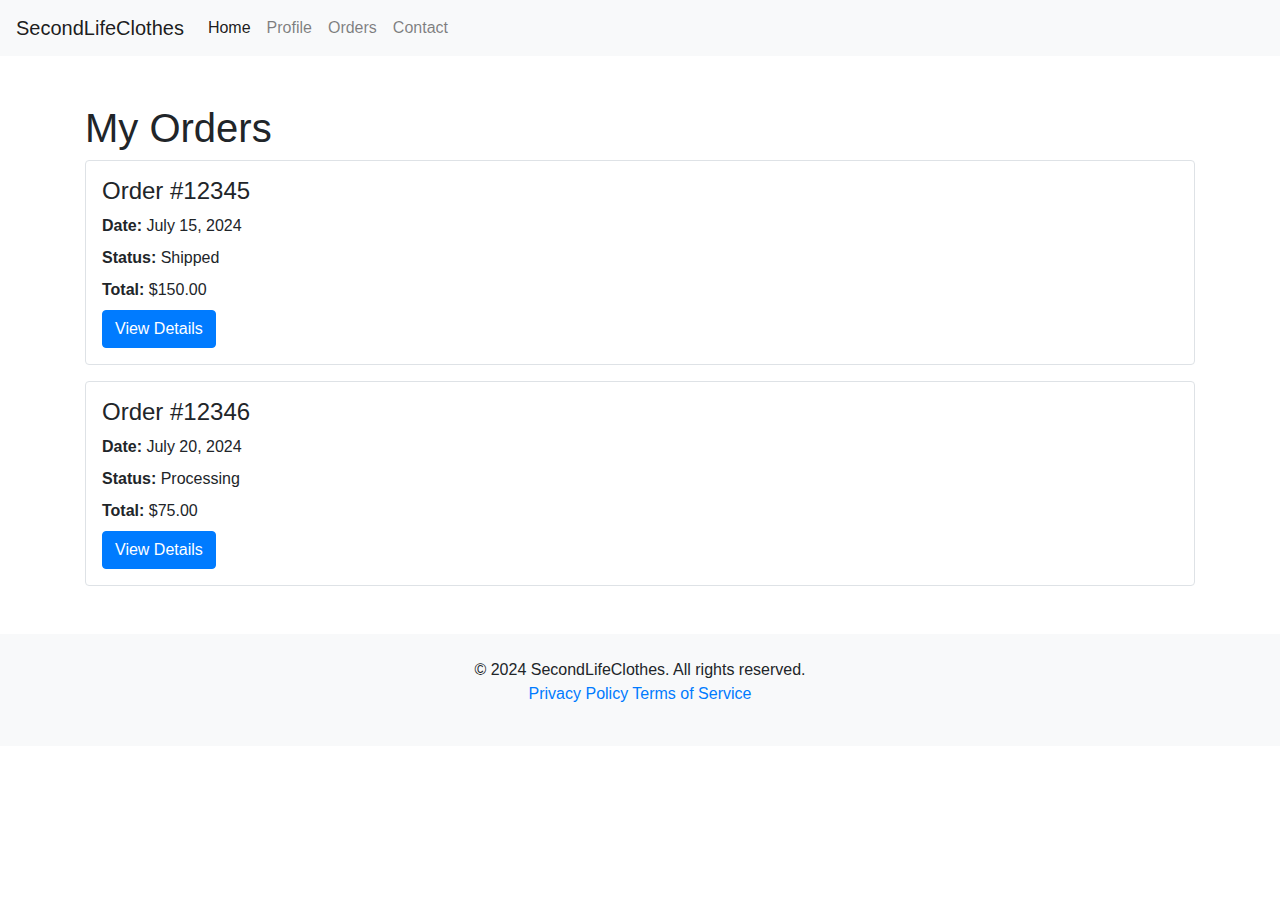
<file: MastetPiece/cozastore-master (1)/cozastore-master/myorder.html>
<!DOCTYPE html>
<html lang="en">
<head>
    <meta charset="UTF-8">
    <meta name="viewport" content="width=device-width, initial-scale=1.0">
    <title>My Orders</title>
    <link href="https://maxcdn.bootstrapcdn.com/bootstrap/4.5.2/css/bootstrap.min.css" rel="stylesheet">
    <style>
        .order-item {
            border: 1px solid #dee2e6;
            border-radius: 0.25rem;
            margin-bottom: 1rem;
            padding: 1rem;
        }
        .order-item h4 {
            margin-bottom: 0.5rem;
        }
        .order-item p {
            margin-bottom: 0.5rem;
        }
    </style>
</head>
<body>

    <!-- Navbar -->
    <nav class="navbar navbar-expand-lg navbar-light bg-light">
        <a class="navbar-brand" href="#">SecondLifeClothes</a>
        <button class="navbar-toggler" type="button" data-toggle="collapse" data-target="#navbarNav" aria-controls="navbarNav" aria-expanded="false" aria-label="Toggle navigation">
            <span class="navbar-toggler-icon"></span>
        </button>
        <div class="collapse navbar-collapse" id="navbarNav">
            <ul class="navbar-nav">
                <li class="nav-item active">
                    <a class="nav-link" href="index.html">Home <span class="sr-only">(current)</span></a>
                </li>
                <li class="nav-item">
                    <a class="nav-link" href="editprofile.html">Profile</a>
                </li>
                <li class="nav-item">
                    <a class="nav-link" href="myorder.html">Orders</a>
                </li>
                <li class="nav-item">
                    <a class="nav-link" href="contact.html">Contact</a>
                </li>
            </ul>
        </div>
    </nav>

    <div class="container mt-5">
        <h1>My Orders</h1>
        <div class="order-item">
            <h4>Order #12345</h4>
            <p><strong>Date:</strong> July 15, 2024</p>
            <p><strong>Status:</strong> Shipped</p>
            <p><strong>Total:</strong> $150.00</p>
            <a href="#" class="btn btn-primary">View Details</a>
        </div>
        <div class="order-item">
            <h4>Order #12346</h4>
            <p><strong>Date:</strong> July 20, 2024</p>
            <p><strong>Status:</strong> Processing</p>
            <p><strong>Total:</strong> $75.00</p>
            <a href="#" class="btn btn-primary">View Details</a>
        </div>
        <!-- Add more order items as needed -->
    </div>
    <footer class="footer bg-light mt-5 py-4">
        <div class="container text-center">
            <p class="mb-0">© 2024 SecondLifeClothes. All rights reserved.</p>
            <p>
                <a href="#">Privacy Policy</a>  
                <a href="#">Terms of Service</a>
            </p>
        </div>
    </footer>
    <script src="https://code.jquery.com/jquery-3.5.1.slim.min.js"></script>
    <script src="https://cdn.jsdelivr.net/npm/@popperjs/core@2.9.3/dist/umd/popper.min.js"></script>
    <script src="https://maxcdn.bootstrapcdn.com/bootstrap/4.5.2/js/bootstrap.min.js"></script>
</body>
</html>
</file>
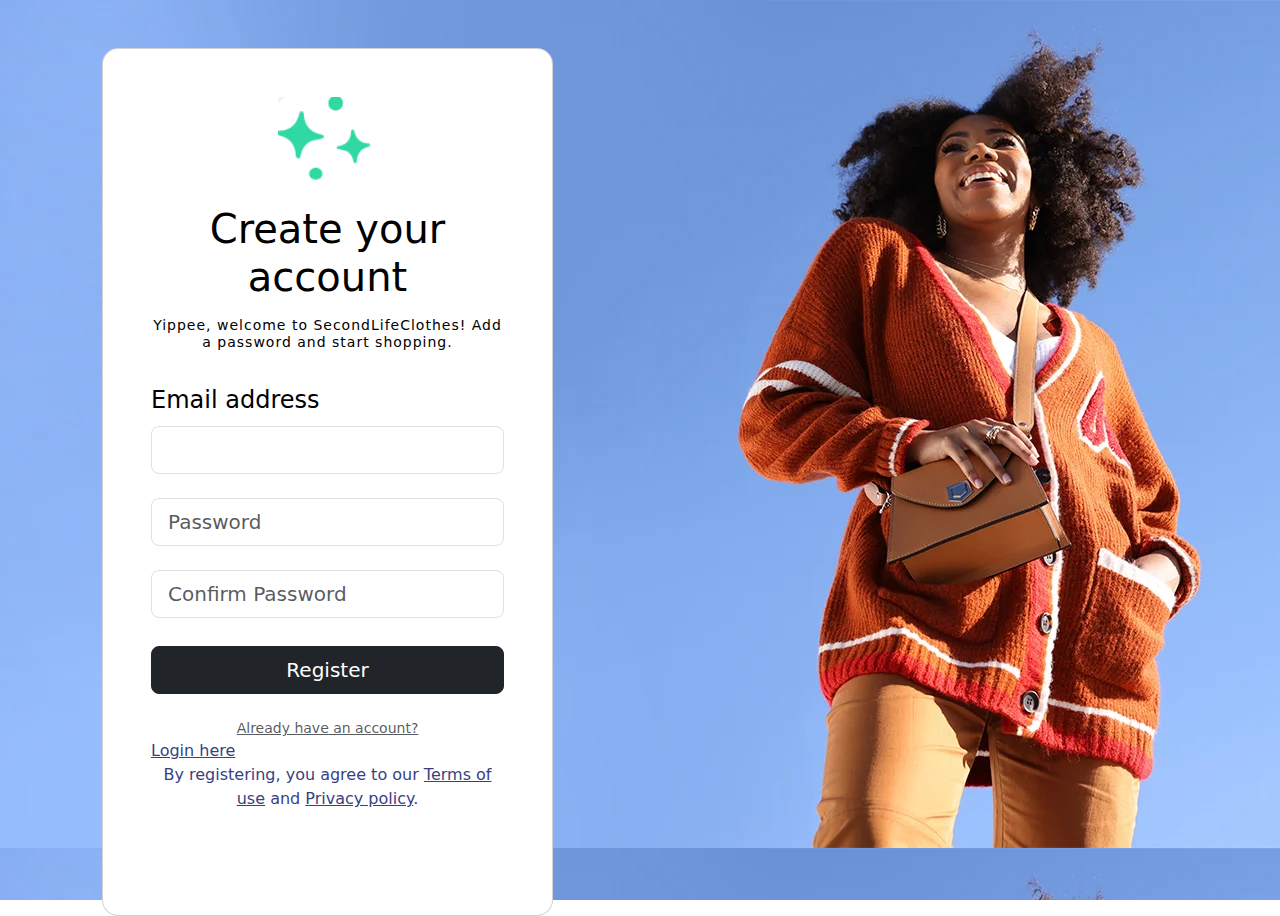
<file: MastetPiece/cozastore-master (1)/cozastore-master/signup.html>
<!DOCTYPE html>
<html lang="en">
<head>
    <meta charset="UTF-8">
    <meta name="viewport" content="width=device-width, initial-scale=1.0">
    <title>Login-form</title>
    <link rel="stylesheet" href="login.html">
    <link href="https://cdn.jsdelivr.net/npm/bootstrap@5.3.3/dist/css/bootstrap.min.css" rel="stylesheet" integrity="sha384-QWTKZyjpPEjISv5WaRU9OFeRpok6YctnYmDr5pNlyT2bRjXh0JMhjY6hW+ALEwIH" crossorigin="anonymous">
<style>
/* هوفر للفيلد */
  .form-control:focus {
    box-shadow: 0 0 0 0.2rem rgba(71, 137, 213, 0.25);
    border-color: #71e5ff;
  }

  .form-outline input {
    transition: box-shadow 0.3s, border-color 0.3s;
  }

  .form-outline input:hover {
    border-color: #71e5ff;
  }

</style>
</head>
<body>
    <section class="vh-100" style="background-image: url(../imges/background/login.jpg);">
        <div class="container py-5 h-100">
          <div class="row d-flex justify-content-start align-items-center h-100">
            <div class="col-md-6 col-lg-5" style="margin-left: 20px;">
              <div class="card" style="border-radius: 1rem;">
                <div class="card-body p-4 p-lg-5 text-black">
                  <form>
                 
                    <div class="text-center mb-3">
                      <img src="../imges/icons/logo4.png" alt="Logo" style="width: 100px; height: auto;">
                    </div>
                    
                
                    <div class="text-center mb-3">
                      <span class="h1 mb-0">Create your account</span>
                    </div>
                    
                    <h5 class="fw-normal mb-3 pb-3 text-center" style="letter-spacing: 1px; font-size: 14px;">Yippee, welcome to SecondLifeClothes! Add a password and start shopping.</h5>
                    
                    <fieldset class="form-outline mb-4">
                      <legend class="form-label">Email address</legend>
                      <input type="email" id="form2Example17" class="form-control form-control-lg" />
                    </fieldset>
                    
               
                    <div class="form-outline mb-4">
                      <input type="password" id="form2Example27" class="form-control form-control-lg" placeholder="Password" />
                    </div>
                    
               
                    <div class="form-outline mb-4">
                      <input type="password" id="form2ExampleConfirm" class="form-control form-control-lg" placeholder="Confirm Password" />
                    </div>
                    
                  <!-- هون مبدأيا كفرونت اند عملت الregister  كاللينك -->
                   <!-- هون لما عملت التايب submit  ما قبل اللينك لانه بدع يشتغل على الباك اند -->
                    <div class="pt-1 mb-4">
                        <a href="login.html" >
                      <button data-mdb-button-init data-mdb-ripple-init class="btn btn-dark btn-lg btn-block" type="button" style="width: 100%;">Register</button>
                  </a>  </div>
                    
                    <a class="small text-muted d-block text-center" href="login.html">Already have an account? <a href="login.html" style="color: #393f81;">Login here</a></a>
                    <p class="mb-5 pb-lg-2 text-center" style="color: #393f81;">By registering, you agree to our <a href="#!" style="color: #393f81;">Terms of use</a> and <a href="#!" style="color: #393f81;">Privacy policy</a>.</p>
                  </form>
                </div>
              </div>
            </div>
          </div>
        </div>
      </section>
      
      <script src="https://cdn.jsdelivr.net/npm/bootstrap@5.3.3/dist/js/bootstrap.bundle.min.js" integrity="sha384-YvpcrYf0tY3lHB60NNkmXc5s9fDVZLESaAA55NDzOxhy9GkcIdslK1eN7N6jIeHz" crossorigin="anonymous"></script>
      
</body>
</html>
</file>
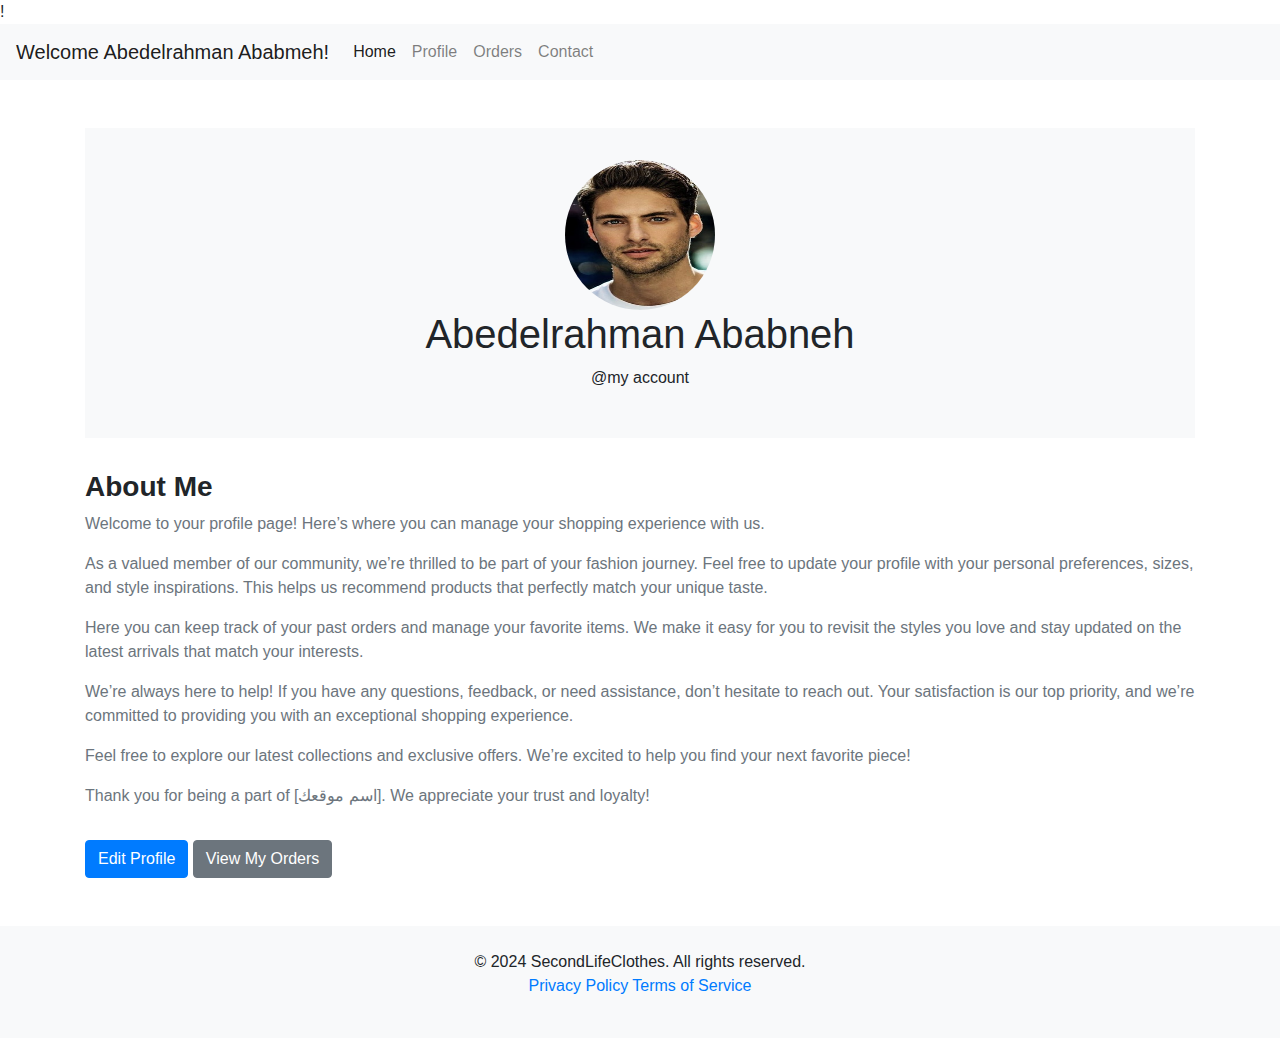
<file: MastetPiece/cozastore-master (1)/cozastore-master/Userprofile.html>
!<!DOCTYPE html>
<html lang="en">
<head>
    <meta charset="UTF-8">
    <meta name="viewport" content="width=device-width, initial-scale=1.0">
    <title>User Profile</title>
    <link href="https://maxcdn.bootstrapcdn.com/bootstrap/4.5.2/css/bootstrap.min.css" rel="stylesheet">
    <style>
        .profile-header {
            background-color: #f8f9fa;
            padding: 2rem;
            text-align: center;
        }

        .profile-header img {
            border-radius: 50%;
            width: 150px;
            height: 150px;
        }

        .profile-info {
            margin-top: 2rem;
        }

        .profile-info h2 {
            font-size: 1.75rem;
            font-weight: bold;
        }

        .profile-info p {
            color: #6c757d;
        }

        .profile-actions {
            margin-top: 2rem;
        }
    </style>
</head>
<body>

    <!-- Navbar -->
    <nav class="navbar navbar-expand-lg navbar-light bg-light">
        <a class="navbar-brand" href="#">Welcome Abedelrahman Ababmeh! </a>
        <button class="navbar-toggler" type="button" data-toggle="collapse" data-target="#navbarNav" aria-controls="navbarNav" aria-expanded="false" aria-label="Toggle navigation">
            <span class="navbar-toggler-icon"></span>
        </button>
        <div class="collapse navbar-collapse" id="navbarNav">
            <ul class="navbar-nav">
                <li class="nav-item active">
                    <a class="nav-link" href="index.html">Home <span class="sr-only">(current)</span></a>
                </li>
                <li class="nav-item">
                    <a class="nav-link" href="editprofile.html">Profile</a>
                </li>
                <li class="nav-item">
                    <a class="nav-link" href="myorder.html">Orders</a>
                </li>
                <li class="nav-item">
                    <a class="nav-link" href="contact.html">Contact</a>
                </li>
            </ul>
        </div>
    </nav>


    <div class="container mt-5">
        <div class="profile-header">
            <img src="../imges/userprofile/th.jpg" alt="User Profile Picture">
            <h1>Abedelrahman Ababneh</h1>
            <p>@my account</p>
        </div>

        <div class="profile-info">
            <h2>About Me</h2>
            <p>Welcome to your profile page! Here’s where you can manage your shopping experience with us.</p>
            <p>As a valued member of our community, we’re thrilled to be part of your fashion journey. Feel free to update your profile with your personal preferences, sizes, and style inspirations. This helps us recommend products that perfectly match your unique taste.</p>
            <p>Here you can keep track of your past orders and manage your favorite items. We make it easy for you to revisit the styles you love and stay updated on the latest arrivals that match your interests.</p>
            <p>We’re always here to help! If you have any questions, feedback, or need assistance, don’t hesitate to reach out. Your satisfaction is our top priority, and we’re committed to providing you with an exceptional shopping experience.</p>
            <p>Feel free to explore our latest collections and exclusive offers. We’re excited to help you find your next favorite piece!</p>
            <p>Thank you for being a part of [اسم موقعك]. We appreciate your trust and loyalty!</p>
        </div>

        <div class="profile-actions">
            <a href="editprofile.html" class="btn btn-primary">Edit Profile</a>
            <a href="myorder.html" class="btn btn-secondary">View My Orders</a>
        </div>
    </div>
  <!-- Footer -->
  <footer class="footer bg-light mt-5 py-4">
    <div class="container text-center">
        <p class="mb-0">© 2024 SecondLifeClothes. All rights reserved.</p>
        <p>
            <a href="#">Privacy Policy</a> 
            <a href="#">Terms of Service</a>
        </p>
    </div>
</footer>
    <script src="https://code.jquery.com/jquery-3.5.1.slim.min.js"></script>
    <script src="https://cdn.jsdelivr.net/npm/@popperjs/core@2.9.3/dist/umd/popper.min.js"></script>
    <script src="https://maxcdn.bootstrapcdn.com/bootstrap/4.5.2/js/bootstrap.min.js"></script>

    
</body>
</html>
</file>
